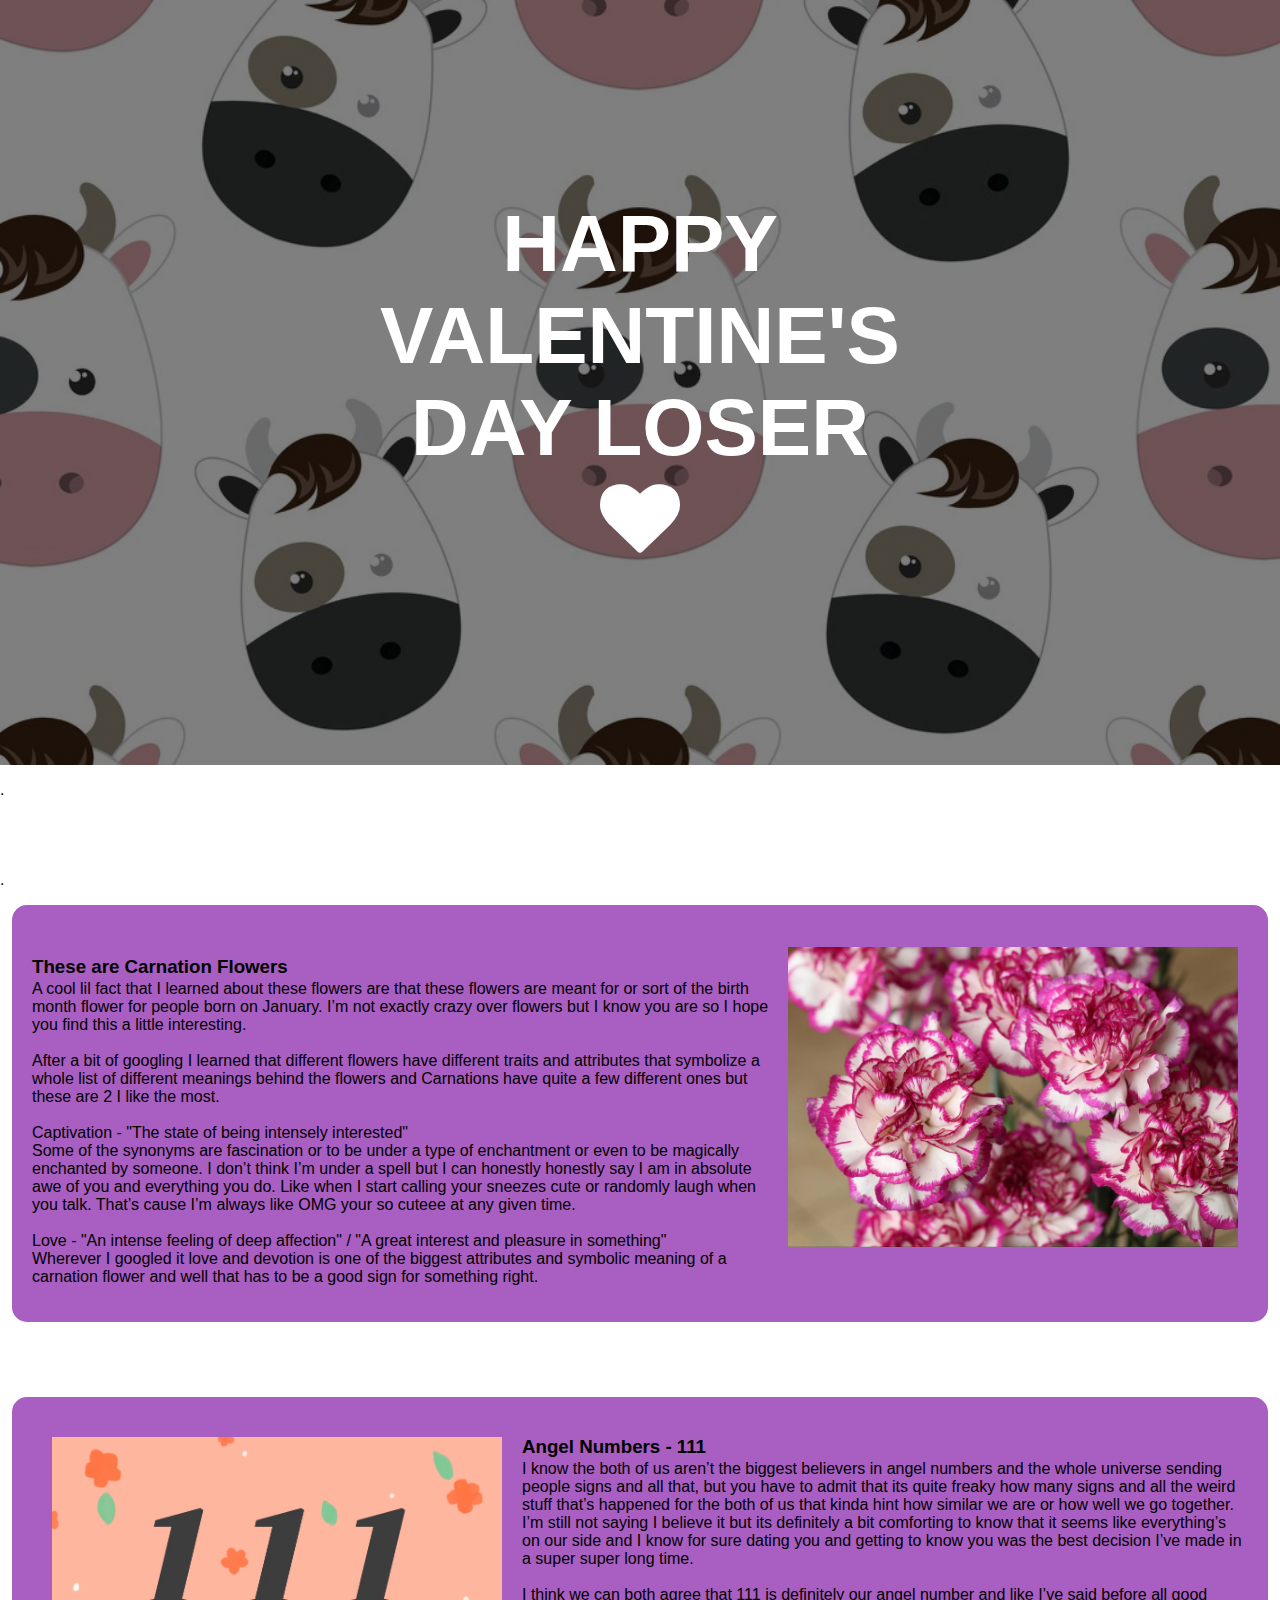
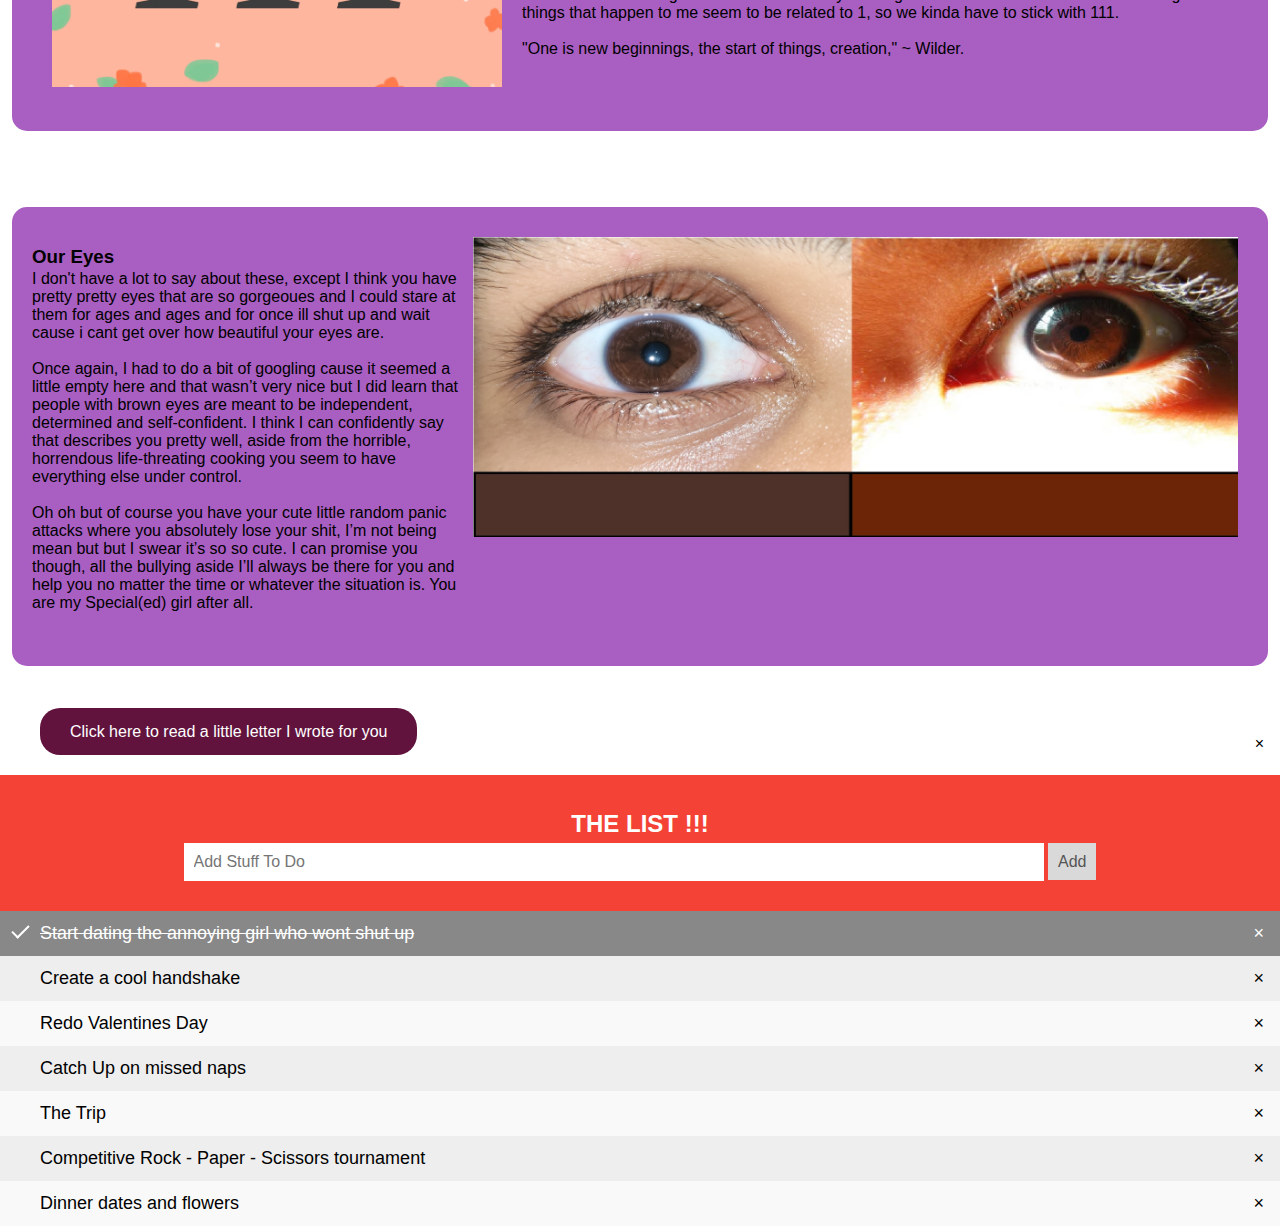
<file: index.html>
<!DOCTYPE html>
<html lang="en">
    <head>
        <meta charset="UTF-8">
        <meta http-equiv="X-UA-Compatible" content="IE=edge">
        <meta name="viewport" content="width=device-width, initial-scale=1.0">
        <title>Valentines Day &lt;3</title>
        <link rel="shortcut icon" type="image/png" href="images/faveicon.png">
        <link rel="stylesheet" href="https://cdnjs.cloudflare.com/ajax/libs/font-awesome/4.7.0/css/font-awesome.min.css">
        <link rel="stylesheet" href="styles/index.css">
    </head>
    <header>


    </header>

    <body>

        <!--Creating the starter image-->
        <div class="hero-image">
            <div class="hero-text">
                <h1 class="glow">HAPPY VALENTINE'S DAY LOSER <br><i class="heart fa fa-heart"> </i></h1>
            </div>
        </div>

        <!--Creating the notes/ images section-->

        <div class="section">
            <p>
                . <br><br><br><br><br>
                .
            </p>
        </div>

        <div class="section1">
            <div>
                <p>
                    <h3>These are Carnation Flowers </h3>
                    A cool lil fact that I learned about these flowers are that these flowers are meant for or sort of the birth month flower for people born on January. I’m not exactly crazy over flowers but 
                    I know you are so I hope you find this a little interesting.
                    <br><br>
                    After a bit of googling I learned that different flowers have different traits and attributes that symbolize a whole list of different meanings behind the flowers and Carnations have 
                    quite a few different ones but these are 2 I like the most.
                    <br><br>
                    Captivation - "The state of being intensely interested"
                    <br>Some of the synonyms are fascination or to be under a type of enchantment or even to be magically enchanted by someone. I don’t think I’m under a spell but I can honestly honestly say I 
                    am in absolute awe of you and everything you do. Like when I start calling your sneezes cute or randomly laugh when you talk. That’s cause I’m always like OMG your so cuteee at any given time.   
                    <br><br>
                    Love - "An intense feeling of deep affection" / "A great interest and pleasure in something"
                    <br> Wherever I googled it love and devotion is one of the biggest attributes and symbolic meaning of a carnation flower and well that has to be a good sign for something right.      
                </p>
            </div>
            <img src="images/index1.webp" alt="flowers">
        </div>

        <div class="section2">
            <div class="section2image">
                <img src="images/index2.webp" alt="angel-numbers" width="450px" height="250px">
            </div>
            <div class="section2txt">
                <p>
                    <h3>Angel Numbers - 111</h3>

                    I know the both of us aren’t the biggest believers in angel numbers and the whole universe sending people signs and all that, but you have to admit that its quite freaky how many signs and all the weird stuff that’s happened for the both of us that kinda hint how similar we are or how well we go together.
                    I’m still not saying I believe it but its definitely a bit comforting to know that it seems like everything’s on our side and I know for sure dating you and getting to know you was the best decision I’ve made in a super super long time.
                    <br><br>
                    I think we can both agree that 111 is definitely our angel number and like I’ve said before all good things that happen to me seem to be related to 1, so we kinda have to stick with 111.
                    <br><br>

                    "One is new beginnings, the start of things, creation," ~ Wilder.

                </p>

            </div>
        </div>

        <div class="section3">
            <div>
                <p>
                    <h3>Our Eyes</h3>
                    I don't have a lot to say about these, except I think you have pretty pretty eyes that are so gorgeoues and I could stare at them for ages and ages and for once ill shut up and wait cause i cant get over how beautiful your eyes are.
                    <br><br>
                    Once again, I had to do a bit of googling cause it seemed a little empty here and that wasn’t very nice but I did learn that people with brown eyes are meant to be independent, determined and self-confident. I think I can confidently 
                    say that describes you pretty well, aside from the horrible, horrendous life-threating cooking you seem to have everything else under control. 
                    <br><br>
                    Oh oh but of course you have your cute little random panic attacks where you absolutely lose your shit, I’m not being mean but but I swear it’s so so cute. I can promise you though, all the bullying aside 
                    I’ll always be there for you and help you no matter the time or whatever the situation is. You are my Special(ed) girl after all.   
                    <br><br>
                          
                </p>
            </div>
            <img src="images/index3.jpg" alt="eyes">
        </div>

        <div class="service-butt">
            <ul class="service-butt">
                <li><a href="envelope.html">Click here to read a little letter I wrote for you</a></li>
            </ul>
        </div>


        <section class="list">

            <div id="myDIV" class="header">
                <h2 style="margin:5px">THE LIST !!!</h2>
                <input type="text" id="myInput" placeholder="Add Stuff To Do">
                <span onclick="newElement()" class="addBtn">Add</span>
            </div>
              
            <ul id="myUL" class="ul">
                <li class="checked">Start dating the annoying girl who wont shut up</li>
                <li>Create a cool handshake</li>
                <li>Redo Valentines Day</li>
                <li>Catch Up on missed naps</li>
                <li>The Trip</li>
                <li>Competitive Rock - Paper - Scissors tournament</li>
                <li>Dinner dates and flowers</li>
            </ul>

        </section>

        <script src="scripts/index.js"></script>
    </body>
</html>
</file>
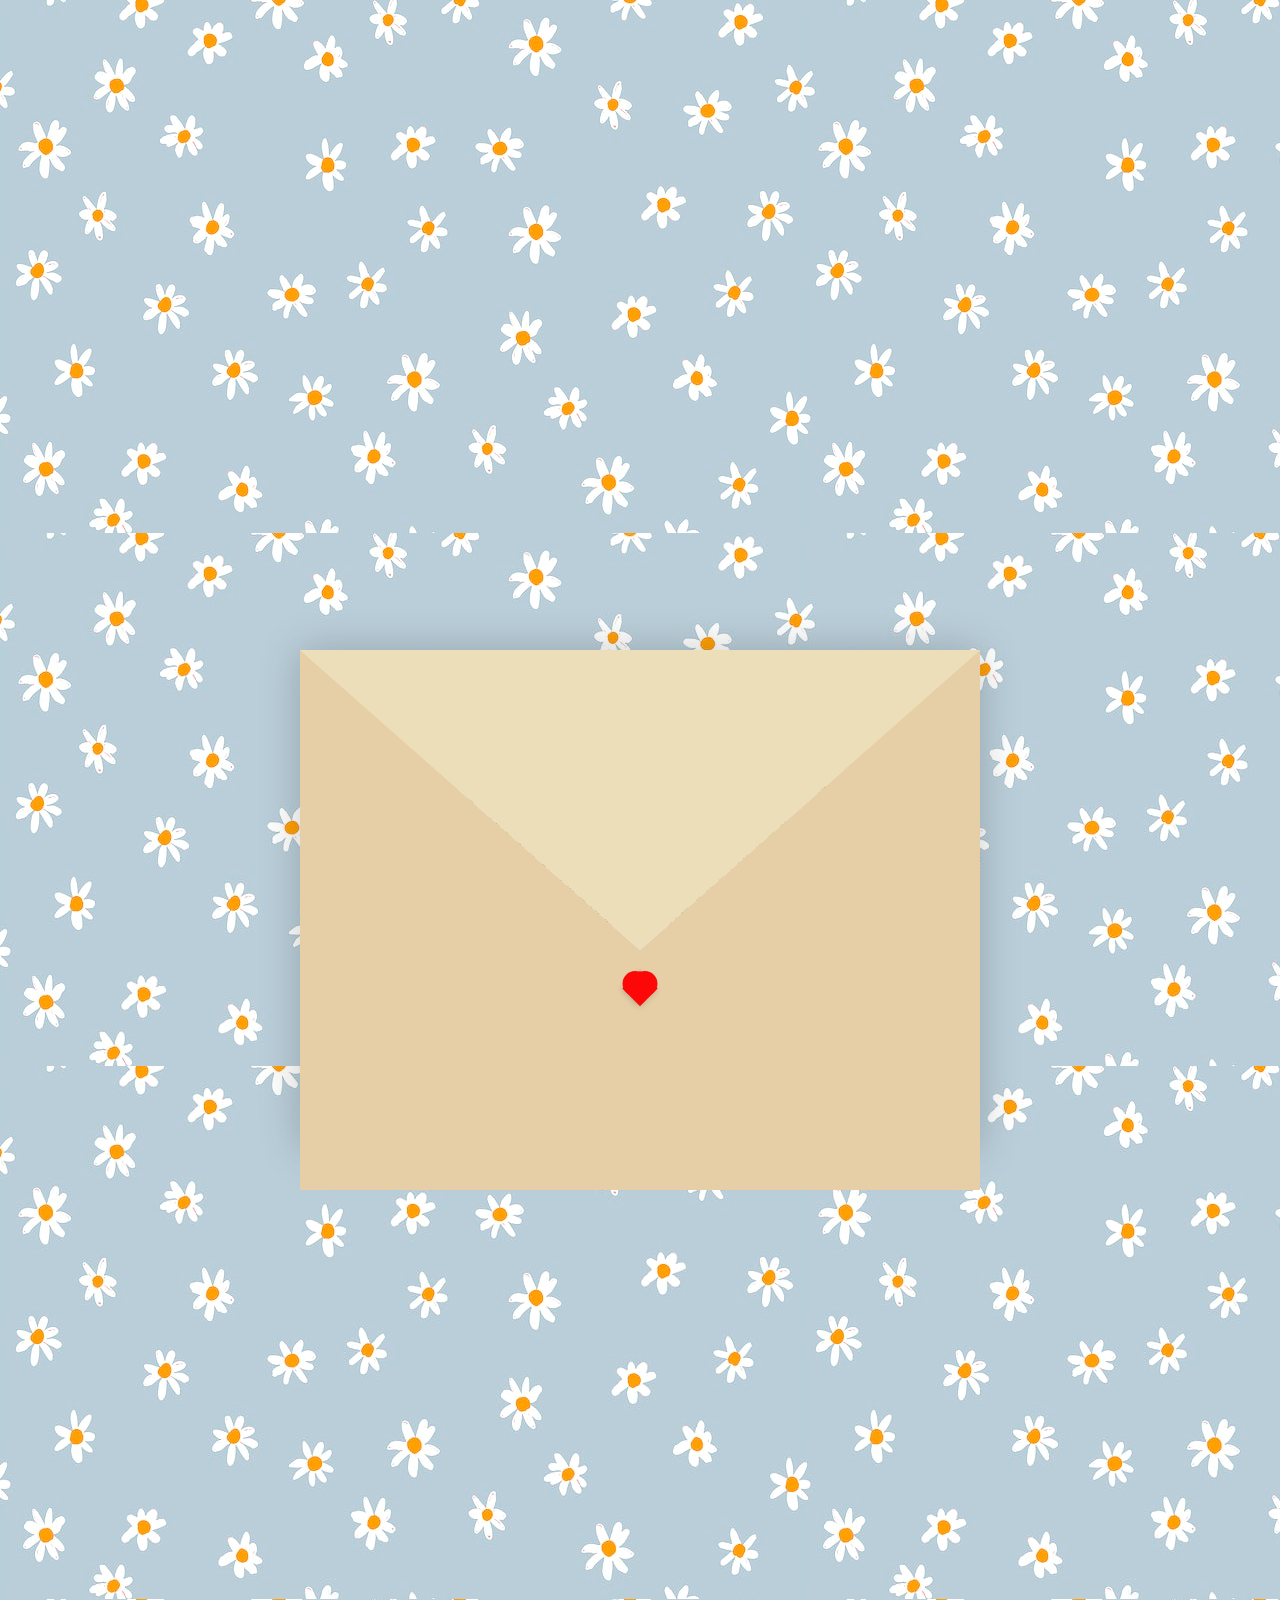
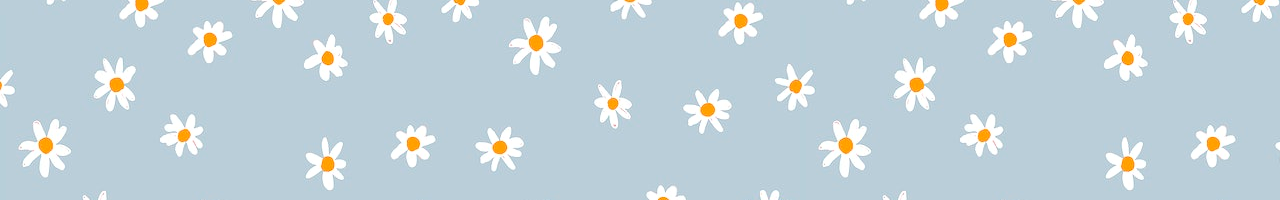
<file: envelope.html>
<!DOCTYPE html>
<html lang="en">
<head>
    <meta charset="UTF-8">
        <meta http-equiv="X-UA-Compatible" content="IE=edge">
        <meta name="viewport" content="width=device-width, initial-scale=1.0">
        <title>Valentines Day &lt;3</title>
        <link rel="shortcut icon" type="image/png" href="images/faveicon.png">
        <link rel="stylesheet" href="https://cdnjs.cloudflare.com/ajax/libs/font-awesome/4.7.0/css/font-awesome.min.css">
      
        <link rel="stylesheet" href="styles/envelope.css">
</head>
<body>
    <div class="container">
        <div class="envelope-wrapper">
            <div class="envelope">
                <div class="letter">
                    <div class="text">
                        <strong>To The Biggest Dummy Ever &lt;3 !!</strong>
                        <p>
                            HAPPY VALENTINES DAY! <br>
                            It sucks so so much that I’m not there with you right now, cause it breaks my heart that I can’t take you out for dinner and get you flowers and candy and do all the cheesy, cliche coupley stuff together. But just for this one time lets work with what we have 
                            and I promise you a redo of Valentine’s Day when I see you.

                            <br><br>
                            Now I know we haven’t exactly known each other for the longest time and this is literally like day 3 of us being official, but there’s something about you that makes all our conversations so natural and easy and I’ve never clicked so well with someone so so fast, it’s almost a little bit weird how 
                            well we can relate to each other and how we share so much of the same views on stuff. When I’m with you, like physically in the same room with you, no matter who’s there, only you will 100% of my attention, and no matter what I know for sure I’ll be the happiest person in that room, simply cause of you.
                            When we call all the worries in my head just seem to disappear and I can just talk and laugh with you for hours and hours without a worry in my head. (Even tho you can be so annoying and have horrible horrible jokes at times)

                            <br><br>
                            So far everything about you feels so right and easy, from the weird little signs that we see, to even your mom questioning me. So I’ll never stop saying it everything about us feels right and I think it’s something worth fighting for, I get that long distance is scary and it’s something we have never tried
                            before but I don’t wanna lose you cause there’s something about you that’s just so weirdly special and I don’t know how to put it into words, but I hope you know what I mean. You know how much promises mean to me and I promise you no matter what I’ll always be there for you, even if it’s the silliest thing ever I want you to know I’ll always listen and help 
                            no matter what. I can’t wait until I see you again cause I swear I’ll give you the longest hug and the best redo of Valentine’s Day ever.

                            <br><br>
                            Happy Valentines Day My Love <i class="fa fa-heart-o" aria-hidden="true"></i> !!
                             
                        </p>
                    </div>
                </div>
            </div>
            <div class="heart"></div>
        </div>
    </div>
    

    <script>
        const envelope = document.querySelector('.envelope-wrapper');
        envelope.addEventListener('click', () => {
            envelope.classList.toggle('flap');
        });
    </script>
</body>
</html>
</file>
<file: styles/index.css>
/*First part Background slide*/

.hero-image {
    background-image: linear-gradient(rgba(0, 0, 0, 0.5), rgba(0, 0, 0, 0.5)), url("background1.jpg");
    height: 85%;
    background-position: center;
    background-repeat: no-repeat;
    background-size: cover;
    position: relative;
    
}
  
.hero-text {
    text-align: center;
    position: absolute;
    top: 50%;
    left: 50%;
    transform: translate(-50%, -50%);
}

body, html {
    height: 100%;
    margin: 0;
    font-family: Arial, Helvetica, sans-serif;
}  

/*Glowy Text for first part*/

.glow {
    font-size: 80px;
    color: #fff;
    text-align: center;
    animation: glow 1s ease-in-out infinite alternate;
}

@-webkit-keyframes glow {
    from {
      text-shadow: 0 0 10px #fff, 0 0 20px #fff, 0 0 30px #e60073, 0 0 40px #e60073, 0 0 50px #e60073, 0 0 60px #e60073, 0 0 70px #e60073;
    }
    
    to {
      text-shadow: 0 0 20px #fff, 0 0 30px #ff4da6, 0 0 40px #ff4da6, 0 0 50px #ff4da6, 0 0 60px #ff4da6, 0 0 70px #ff4da6, 0 0 80px #ff4da6;
    }
}

/*Creating the mini notes section*/

.section1{
    
    display: flex;
    justify-content: space-between;
    padding: 20px;
    padding-top: 2em;
    width: 95%;
    margin: 0 auto 2cm auto;
    background-color: #a95ec2;
    border-radius: 15px;
}

.section1 img{
    height: 300px;
    padding: 10px;
}

.section1 h1{
    margin: 0;
    color: rgb(0, 0, 0);
}

.section1 h3{
    margin-bottom: 2px;
}

.section2{
    display: flex;
    justify-content: center;
    width: 95%;
    padding: 20px;
    margin: 0 auto 2cm auto;
    background-color: #a95ec2;
    border-radius: 15px;
}

.section2image{
    flex-basis: 45%;
    padding: 20px;
}

.section2 h3{
    margin-bottom: 2px;
}

.section3{
    
    display: flex;
    justify-content: space-between;
    padding: 20px;
    width: 95%;
    margin: 0 auto 2cm auto;
    background-color: #a95ec2;
    border-radius: 15px;
}

.section3 img{
    height: 300px;
    padding: 10px;
}

.section3 h1{
    margin: 0;
    color: rgb(0, 0, 0);
}

.section3 h3{
    margin-bottom: 2px;
}

/*Button CSS*/

.service-butt{

    -ms-transform: translateY(-50%);
    transform: translateY(-50%);
    align-items: center;
    
}

.service-butt ul{
    display: flex;
  
}
.service-butt ul li{
    padding-right: 20px;
    display: block;  
}

.service-butt ul li a{
    padding: 15px 30px;
    color: #ffffff;
    background-color: #61133d;
    border-radius: 20px;
    text-decoration: none;
}



/*To Do List CSS*/
section{
    margin: 0;
    min-width: 250px;
    box-sizing: border-box;
}

.ul {
    margin: 0;
    padding: 0;
}
  
/* Style the list items */
.ul li {
    cursor: pointer;
    position: relative;
    padding: 12px 8px 12px 40px;
    list-style-type: none;
    background: #eee;
    font-size: 18px;
    transition: 0.2s;
    
/* make the list items unselectable */
    -webkit-user-select: none;
    -moz-user-select: none;
    -ms-user-select: none;
    user-select: none;
}
  
/* Set all odd list items to a different color (zebra-stripes) */
.ul li:nth-child(odd) {
    background: #f9f9f9;
}
  
/* Darker background-color on hover */
.ul li:hover {
    background: #ddd;
}
  
/* When clicked on, add a background color and strike out text */
.ul li.checked {
    background: #888;
    color: #fff;
    text-decoration: line-through;
}
  
/* Add a "checked" mark when clicked on */
.ul li.checked::before {
    content: '';
    position: absolute;
    border-color: #fff;
    border-style: solid;
    border-width: 0 2px 2px 0;
    top: 10px;
    left: 16px;
    transform: rotate(45deg);
    height: 15px;
    width: 7px;
}
  
/* Style the close button */
.close {
    position: absolute;
    right: 0;
    top: 0;
    padding: 12px 16px 12px 16px;
}
  
.close:hover {
    background-color: #f44336;
    color: white;
}
  
  /* Style the header */
.header {
    background-color: #f44336;
    padding: 30px 40px;
    color: white;
    text-align: center;
}
  
/* Clear floats after the header */
.header:after {
    content: "";
    display: table;
    clear: both;
}
  
/* Style the input */
input {
    margin: 0;
    border: none;
    border-radius: 0;
    width: 70%;
    padding: 10px;
    float: none;
    font-size: 16px;
}
  
/* Style the "Add" button */
.addBtn {
    padding: 10px;
    width: 25%;
    background: #d9d9d9;
    color: #555;
    float: none;
    text-align: center;
    font-size: 16px;
    cursor: pointer;
    transition: 0.3s;
    border-radius: 0;
}
  
.addBtn:hover {
    background-color: #bbb;
}
</file>
<file: styles/envelope.css>
:root{
    --primary: #fff;
    --bg-color: rgb(5, 53, 61);
    --bg-envelope-color: #f5edd1;
    --envelope-tab: #ecdeb8;
    --envelope-cover: #e6cfa7;
    --shadow-color: rgba(0, 0, 0, 0.2);
    --txt-color: #444;
    --heart-color: rgb(252, 8, 8);
}

body{
    margin: 0;
    padding: 0;
    box-sizing: border-box;
    background: url("background.jpg");
    display: flex;
    align-items: center;
    justify-content: center;
}

.container {
    height: 200vh;
    display: grid;
    place-items: center;
}

.container > .envelope-wrapper {
    background: var(--bg-envelope-color);
    box-shadow: 0 0 40px var(--shadow-color);
}

.envelope-wrapper > .envelope {
    position: relative;
    width: 680px;
    height: 500px;
}

.envelope-wrapper > .envelope::before {
    content: "";
    position: absolute;
    top: 0;
    z-index: 2;
    border-top: 300px solid var(--envelope-tab);
    border-right: 340px solid transparent;
    border-left: 340px solid transparent;
    transform-origin: top;
    transition: all 0.5s ease-in-out 0.7s;
}

.envelope-wrapper > .envelope::after {
    content: "";
    position: absolute;
    z-index: 2;
    width: 0px;
    height: 0px;
    border-top: 300px solid transparent;
    border-right: 340px solid var(--envelope-cover);
    border-bottom: 240px solid var(--envelope-cover);
    border-left: 340px solid var(--envelope-cover);
}

.envelope > .letter {
    position: absolute;
    right: 20%;
    bottom: 0;
    width: 54%;
    height: 80%;
    background: var(--primary);
    text-align: center;
    transition: all 1s ease-in-out;
    box-shadow: 0 0 5px var(--shadow-color);
    padding: 20px 10px;
}
  

.envelope > .letter > .text {
    font-family: 'Gill Sans', 'Gill Sans MT', Calibri, 'Trebuchet MS', sans-serif;
    color: var(--txt-color);
    text-align: left;
    font-size: 10px;
}

.heart {
    position: absolute;
    top: 109%;
    left: 50%;
    width: 25px;
    height: 25px;
    background: var(--heart-color);
    z-index: 4;
    transform: translate(-50%, -20%) rotate(45deg);
    transition: transform 0.5s ease-in-out 1s;
    box-shadow: 0 1px 6px var(--shadow-color);
    cursor: pointer;
}

.heart:before, 
.heart:after {
    content: "";
    position: absolute;
    width: 25px;
    height: 25px;
    background-color: var(--heart-color);
    border-radius: 50%;
}

.heart:before {
    top: -7.5px;
}

.heart:after {
    right: 7.5px;
}

.flap > .envelope:before {
    transform: rotateX(180deg);
    z-index: 0;
}

.flap > .envelope > .letter {
    bottom: 29em;
    transform: scale(1.5);
    transition-delay: 1s;
}

.flap > .heart {
    transform: rotate(90deg);
    transition-delay: 0.4s;
}
</file>
